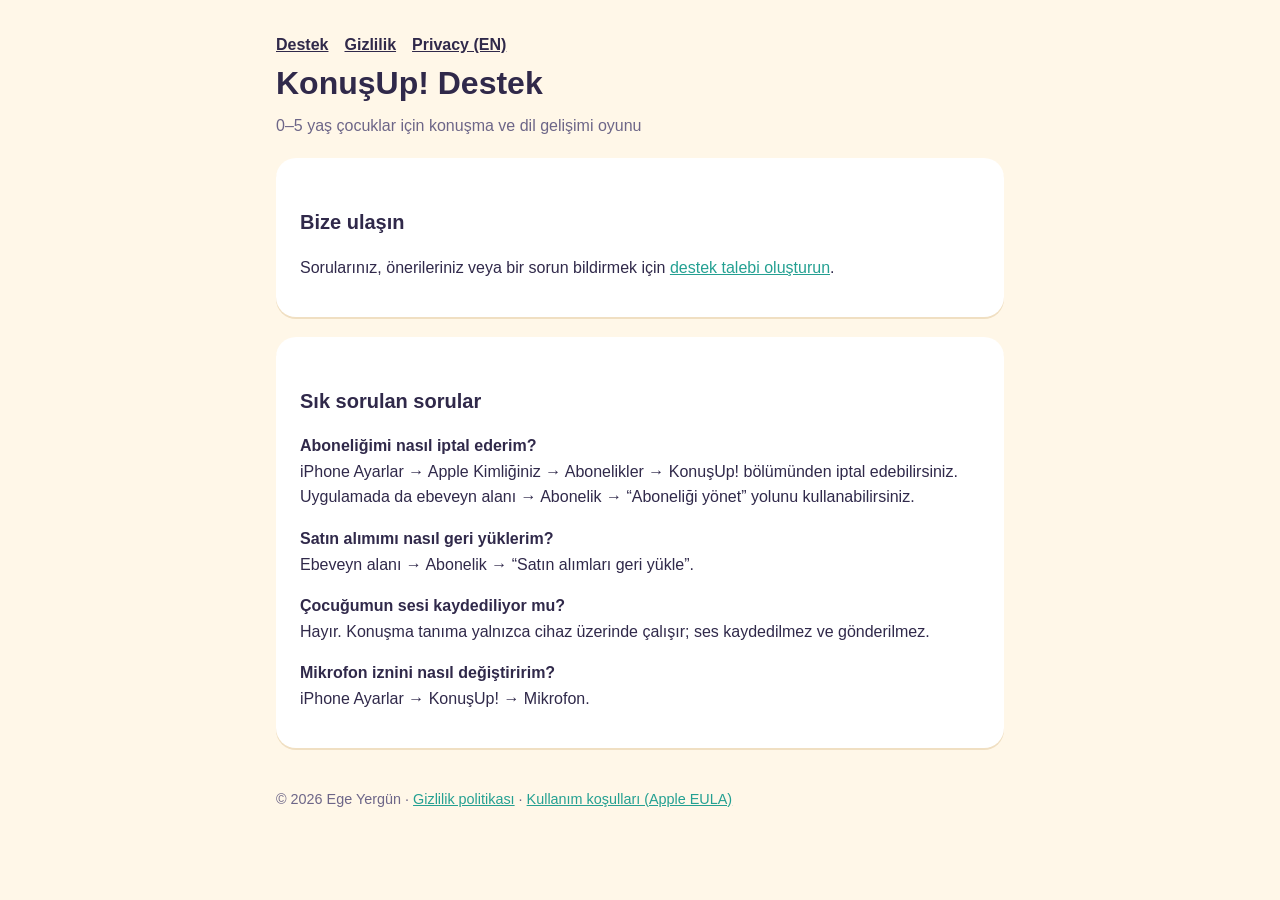
<file: index.html>
<!doctype html><html lang="tr"><head><meta charset="utf-8"><meta name="viewport" content="width=device-width, initial-scale=1">
<title>KonuşUp! Destek</title><link rel="stylesheet" href="style.css"></head><body><main>
<nav><a href="index.html">Destek</a><a href="gizlilik.html">Gizlilik</a><a href="privacy.html">Privacy (EN)</a></nav>
<h1>KonuşUp! Destek</h1><p class="sub">0–5 yaş çocuklar için konuşma ve dil gelişimi oyunu</p>
<div class="card"><h2>Bize ulaşın</h2>
<p>Sorularınız, önerileriniz veya bir sorun bildirmek için <a href="https://github.com/egolig/konusup/issues">destek talebi oluşturun</a>.</p></div>
<div class="card"><h2>Sık sorulan sorular</h2>
<p><strong>Aboneliğimi nasıl iptal ederim?</strong><br>iPhone Ayarlar → Apple Kimliğiniz → Abonelikler → KonuşUp! bölümünden iptal edebilirsiniz. Uygulamada da ebeveyn alanı → Abonelik → “Aboneliği yönet” yolunu kullanabilirsiniz.</p>
<p><strong>Satın alımımı nasıl geri yüklerim?</strong><br>Ebeveyn alanı → Abonelik → “Satın alımları geri yükle”.</p>
<p><strong>Çocuğumun sesi kaydediliyor mu?</strong><br>Hayır. Konuşma tanıma yalnızca cihaz üzerinde çalışır; ses kaydedilmez ve gönderilmez.</p>
<p><strong>Mikrofon iznini nasıl değiştiririm?</strong><br>iPhone Ayarlar → KonuşUp! → Mikrofon.</p></div>
<footer>© 2026 Ege Yergün · <a href="gizlilik.html">Gizlilik politikası</a> · <a href="https://www.apple.com/legal/internet-services/itunes/dev/stdeula/">Kullanım koşulları (Apple EULA)</a></footer>
</main></body></html>
</file>
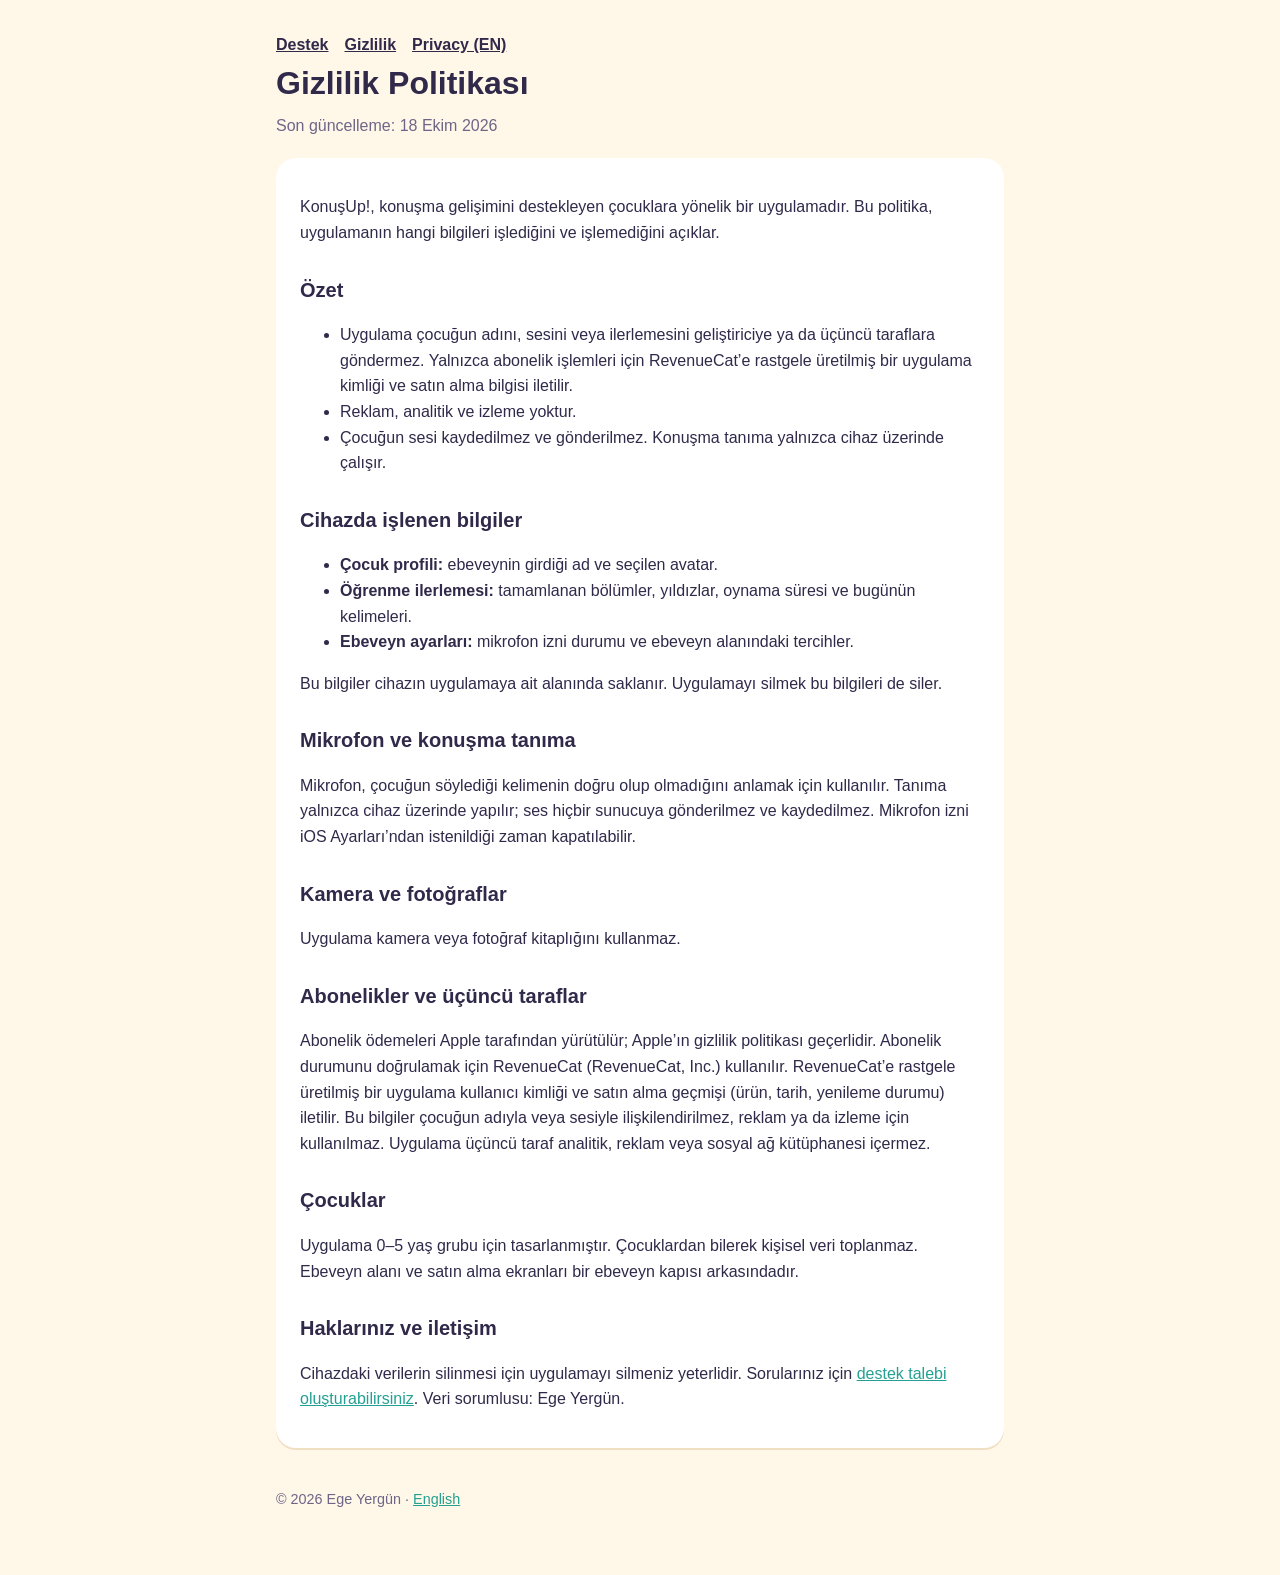
<file: gizlilik.html>
<!doctype html><html lang="tr"><head><meta charset="utf-8"><meta name="viewport" content="width=device-width, initial-scale=1">
<title>KonuşUp! Gizlilik Politikası</title><link rel="stylesheet" href="style.css"></head><body><main>
<nav><a href="index.html">Destek</a><a href="gizlilik.html">Gizlilik</a><a href="privacy.html">Privacy (EN)</a></nav>
<h1>Gizlilik Politikası</h1><p class="sub">Son güncelleme: 18 Ekim 2026</p>
<div class="card">
<p>KonuşUp!, konuşma gelişimini destekleyen çocuklara yönelik bir uygulamadır. Bu politika, uygulamanın hangi bilgileri işlediğini ve işlemediğini açıklar.</p>
<h2>Özet</h2><ul>
<li>Uygulama çocuğun adını, sesini veya ilerlemesini geliştiriciye ya da üçüncü taraflara göndermez. Yalnızca abonelik işlemleri için RevenueCat’e rastgele üretilmiş bir uygulama kimliği ve satın alma bilgisi iletilir.</li>
<li>Reklam, analitik ve izleme yoktur.</li>
<li>Çocuğun sesi kaydedilmez ve gönderilmez. Konuşma tanıma yalnızca cihaz üzerinde çalışır.</li></ul>
<h2>Cihazda işlenen bilgiler</h2><ul>
<li><strong>Çocuk profili:</strong> ebeveynin girdiği ad ve seçilen avatar.</li>
<li><strong>Öğrenme ilerlemesi:</strong> tamamlanan bölümler, yıldızlar, oynama süresi ve bugünün kelimeleri.</li>
<li><strong>Ebeveyn ayarları:</strong> mikrofon izni durumu ve ebeveyn alanındaki tercihler.</li></ul>
<p>Bu bilgiler cihazın uygulamaya ait alanında saklanır. Uygulamayı silmek bu bilgileri de siler.</p>
<h2>Mikrofon ve konuşma tanıma</h2>
<p>Mikrofon, çocuğun söylediği kelimenin doğru olup olmadığını anlamak için kullanılır. Tanıma yalnızca cihaz üzerinde yapılır; ses hiçbir sunucuya gönderilmez ve kaydedilmez. Mikrofon izni iOS Ayarları’ndan istenildiği zaman kapatılabilir.</p>
<h2>Kamera ve fotoğraflar</h2><p>Uygulama kamera veya fotoğraf kitaplığını kullanmaz.</p>
<h2>Abonelikler ve üçüncü taraflar</h2>
<p>Abonelik ödemeleri Apple tarafından yürütülür; Apple’ın gizlilik politikası geçerlidir. Abonelik durumunu doğrulamak için RevenueCat (RevenueCat, Inc.) kullanılır. RevenueCat’e rastgele üretilmiş bir uygulama kullanıcı kimliği ve satın alma geçmişi (ürün, tarih, yenileme durumu) iletilir. Bu bilgiler çocuğun adıyla veya sesiyle ilişkilendirilmez, reklam ya da izleme için kullanılmaz. Uygulama üçüncü taraf analitik, reklam veya sosyal ağ kütüphanesi içermez.</p>
<h2>Çocuklar</h2>
<p>Uygulama 0–5 yaş grubu için tasarlanmıştır. Çocuklardan bilerek kişisel veri toplanmaz. Ebeveyn alanı ve satın alma ekranları bir ebeveyn kapısı arkasındadır.</p>
<h2>Haklarınız ve iletişim</h2>
<p>Cihazdaki verilerin silinmesi için uygulamayı silmeniz yeterlidir. Sorularınız için <a href="https://github.com/egolig/konusup/issues">destek talebi oluşturabilirsiniz</a>. Veri sorumlusu: Ege Yergün.</p></div>
<footer>© 2026 Ege Yergün · <a href="privacy.html">English</a></footer>
</main></body></html>
</file>
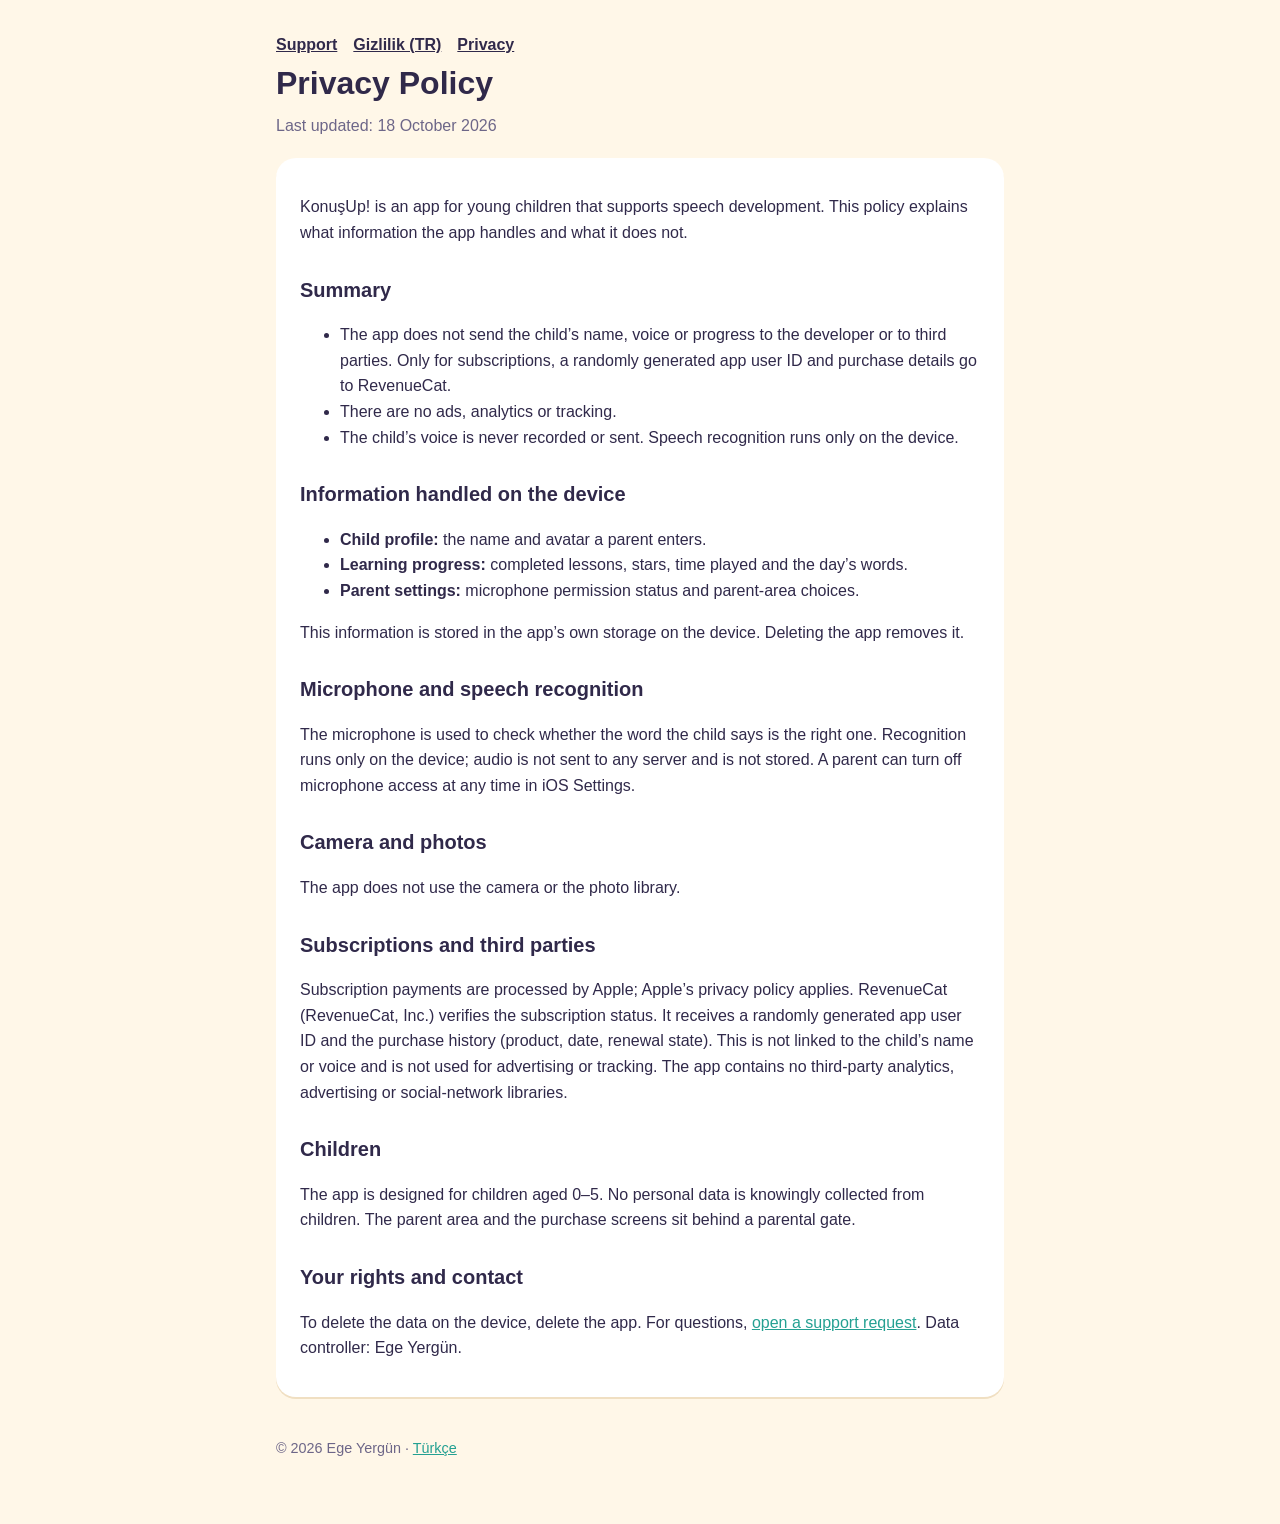
<file: privacy.html>
<!doctype html><html lang="en"><head><meta charset="utf-8"><meta name="viewport" content="width=device-width, initial-scale=1">
<title>KonuşUp! Privacy Policy</title><link rel="stylesheet" href="style.css"></head><body><main>
<nav><a href="index.html">Support</a><a href="gizlilik.html">Gizlilik (TR)</a><a href="privacy.html">Privacy</a></nav>
<h1>Privacy Policy</h1><p class="sub">Last updated: 18 October 2026</p>
<div class="card">
<p>KonuşUp! is an app for young children that supports speech development. This policy explains what information the app handles and what it does not.</p>
<h2>Summary</h2><ul>
<li>The app does not send the child’s name, voice or progress to the developer or to third parties. Only for subscriptions, a randomly generated app user ID and purchase details go to RevenueCat.</li>
<li>There are no ads, analytics or tracking.</li>
<li>The child’s voice is never recorded or sent. Speech recognition runs only on the device.</li></ul>
<h2>Information handled on the device</h2><ul>
<li><strong>Child profile:</strong> the name and avatar a parent enters.</li>
<li><strong>Learning progress:</strong> completed lessons, stars, time played and the day’s words.</li>
<li><strong>Parent settings:</strong> microphone permission status and parent-area choices.</li></ul>
<p>This information is stored in the app’s own storage on the device. Deleting the app removes it.</p>
<h2>Microphone and speech recognition</h2>
<p>The microphone is used to check whether the word the child says is the right one. Recognition runs only on the device; audio is not sent to any server and is not stored. A parent can turn off microphone access at any time in iOS Settings.</p>
<h2>Camera and photos</h2><p>The app does not use the camera or the photo library.</p>
<h2>Subscriptions and third parties</h2>
<p>Subscription payments are processed by Apple; Apple’s privacy policy applies. RevenueCat (RevenueCat, Inc.) verifies the subscription status. It receives a randomly generated app user ID and the purchase history (product, date, renewal state). This is not linked to the child’s name or voice and is not used for advertising or tracking. The app contains no third-party analytics, advertising or social-network libraries.</p>
<h2>Children</h2>
<p>The app is designed for children aged 0–5. No personal data is knowingly collected from children. The parent area and the purchase screens sit behind a parental gate.</p>
<h2>Your rights and contact</h2>
<p>To delete the data on the device, delete the app. For questions, <a href="https://github.com/egolig/konusup/issues">open a support request</a>. Data controller: Ege Yergün.</p></div>
<footer>© 2026 Ege Yergün · <a href="gizlilik.html">Türkçe</a></footer>
</main></body></html>
</file>
<file: style.css>
:root { --ink:#30294A; --soft:#6D6688; --cream:#FFF7E8; --coral:#FF806C; --aqua:#3DC8B8; }
* { box-sizing: border-box; }
body { margin:0; font-family: -apple-system, "SF Pro Rounded", "Segoe UI", Roboto, sans-serif; color:var(--ink);
       background: var(--cream); line-height:1.6; }
main { max-width: 760px; margin: 0 auto; padding: 32px 16px 64px; }
h1 { font-size: 2rem; margin: 0 0 4px; } h2 { margin-top: 28px; font-size: 1.25rem; }
.sub { color: var(--soft); margin-top: 0; }
nav a { margin-right: 16px; color: var(--ink); font-weight: 600; }
.card { background:#fff; border-radius: 20px; padding: 20px 24px; margin-top: 20px; box-shadow: 0 2px 0 #F0DFC2; }
a { color: #24A092; }
footer { color: var(--soft); font-size: .9rem; margin-top: 40px; }
</file>
